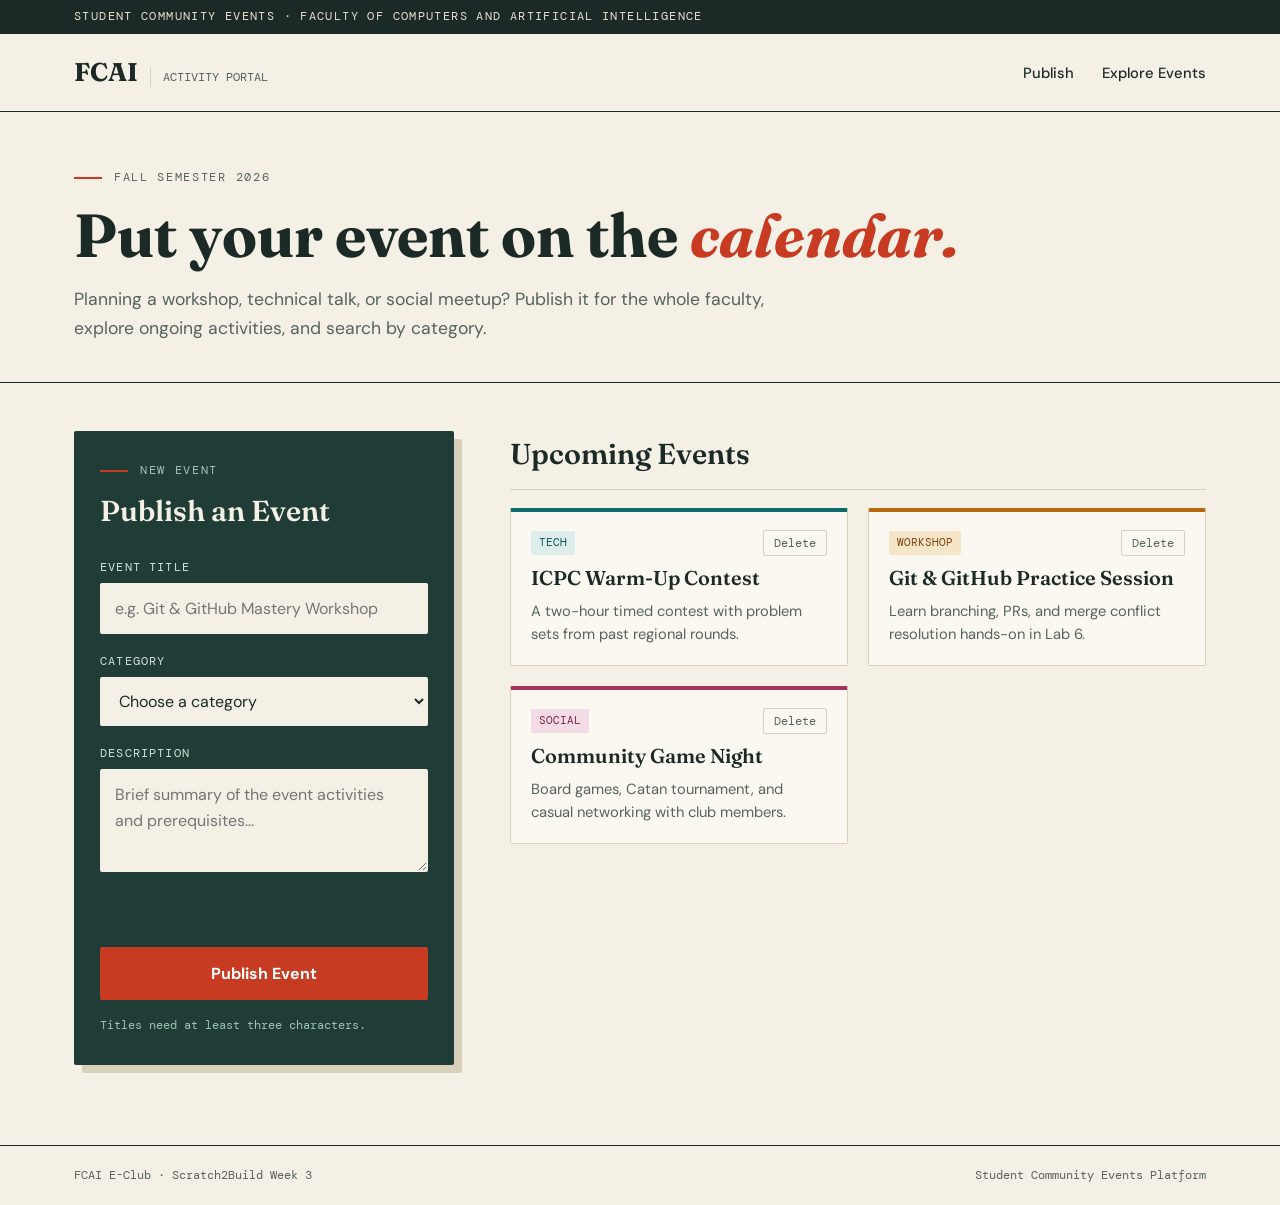
<file: block-1-core-lab/index.html>
<!doctype html>
<html lang="en">
  <head>
    <meta charset="UTF-8" />
    <meta name="viewport" content="width=device-width, initial-scale=1.0" />
    <title>FCAI Activity Portal · Community Events</title>

    <link rel="preconnect" href="https://fonts.googleapis.com" />
    <link rel="preconnect" href="https://fonts.gstatic.com" crossorigin />
    <link
      href="https://fonts.googleapis.com/css2?family=DM+Mono:wght@400;500&family=DM+Sans:wght@400;500;700&family=Fraunces:ital,opsz,wght@0,9..144,500;0,9..144,700;1,9..144,500&display=swap"
      rel="stylesheet"
    />

    <!-- CSS Stylesheets -->
    <link rel="stylesheet" href="styles.css" />
  </head>
  <body>
    <!-- Top Announcement Bar -->
    <div class="topbar">
      <p>
        Student Community Events &middot; Faculty of Computers and Artificial
        Intelligence
      </p>
    </div>

    <!-- Main Site Header -->
    <header class="site-header">
      <div class="header-inner wrap">
        <a class="brand" href="#">
          <span class="brand-name">FCAI</span>
          <span class="brand-sub">Activity Portal</span>
        </a>
        <nav class="site-nav" aria-label="Page Navigation">
          <ul>
            <li><a href="#submit">Publish</a></li>
            <li><a href="#events">Explore Events</a></li>
          </ul>
        </nav>
      </div>
    </header>

    <main id="main">
      <!-- Hero Section -->
      <section class="hero wrap">
        <div class="hero-copy">
          <p class="eyebrow">Fall Semester 2026</p>
          <h1>Put your event on the <em>calendar.</em></h1>
          <p class="lede">
            Planning a workshop, technical talk, or social meetup? Publish it
            for the whole faculty, explore ongoing activities, and search by
            category.
          </p>
        </div>
      </section>

      <div class="band">
        <div class="layout wrap">
          <!-- BLOCK 1: Dynamic Event Submission Form -->
          <section class="publish" id="submit" aria-labelledby="form-heading">
            <p class="eyebrow">New Event</p>
            <h2 id="form-heading">Publish an Event</h2>

            <form id="event-form" novalidate>
              <div class="field">
                <label for="title-input">Event Title</label>
                <input
                  id="title-input"
                  name="title"
                  type="text"
                  placeholder="e.g. Git & GitHub Mastery Workshop"
                  autocomplete="off"
                />
              </div>

              <div class="field">
                <label for="category-input">Category</label>
                <select id="category-input" name="category">
                  <option value="">Choose a category</option>
                  <option value="tech">Tech</option>
                  <option value="workshop">Workshop</option>
                  <option value="social">Social</option>
                </select>
              </div>

              <div class="field">
                <label for="desc-input">Description</label>
                <textarea
                  id="desc-input"
                  name="description"
                  rows="3"
                  placeholder="Brief summary of the event activities and prerequisites..."
                ></textarea>
              </div>

              <!-- Feedback Message Container -->
              <p id="form-message" class="form-message" aria-live="polite"></p>

              <button type="submit" id="btn-submit" class="btn-primary">
                Publish Event
              </button>
            </form>

            <p class="form-note">Titles need at least three characters.</p>
          </section>

          <section class="listing" id="events" aria-labelledby="events-heading">
            <div class="listing-head">
              <h2 id="events-heading">Upcoming Events</h2>
            </div>

            <!-- Events Grid Container -->
            <div id="events-container" class="events-grid">
              <!-- Default Event 1 -->
              <article class="event-card" data-category="tech">
                <div class="card-head">
                  <span class="badge">Tech</span>
                  <button
                    type="button"
                    class="delete-button"
                    aria-label="Delete ICPC Warm-Up Contest"
                  >
                    Delete
                  </button>
                </div>
                <h3 class="card-title">ICPC Warm-Up Contest</h3>
                <p class="card-desc">
                  A two-hour timed contest with problem sets from past regional
                  rounds.
                </p>
              </article>

              <!-- Default Event 2 -->
              <article class="event-card" data-category="workshop">
                <div class="card-head">
                  <span class="badge">Workshop</span>
                  <button
                    type="button"
                    class="delete-button"
                    aria-label="Delete Git & GitHub Practice Session"
                  >
                    Delete
                  </button>
                </div>
                <h3 class="card-title">Git & GitHub Practice Session</h3>
                <p class="card-desc">
                  Learn branching, PRs, and merge conflict resolution hands-on
                  in Lab 6.
                </p>
              </article>

              <!-- Default Event 3 -->
              <article class="event-card" data-category="social">
                <div class="card-head">
                  <span class="badge">Social</span>
                  <button
                    type="button"
                    class="delete-button"
                    aria-label="Delete Community Game Night"
                  >
                    Delete
                  </button>
                </div>
                <h3 class="card-title">Community Game Night</h3>
                <p class="card-desc">
                  Board games, Catan tournament, and casual networking with club
                  members.
                </p>
              </article>
            </div>
          </section>
        </div>
      </div>
    </main>

    <!-- Site Footer -->
    <footer class="site-footer">
      <div class="wrap">
        <p>FCAI E-Club &middot; Scratch2Build Week 3</p>
        <p>Student Community Events Platform</p>
      </div>
    </footer>

    <!-- JS Scripts -->
    <script src="task1.js"></script>
  </body>
</html>
</file>
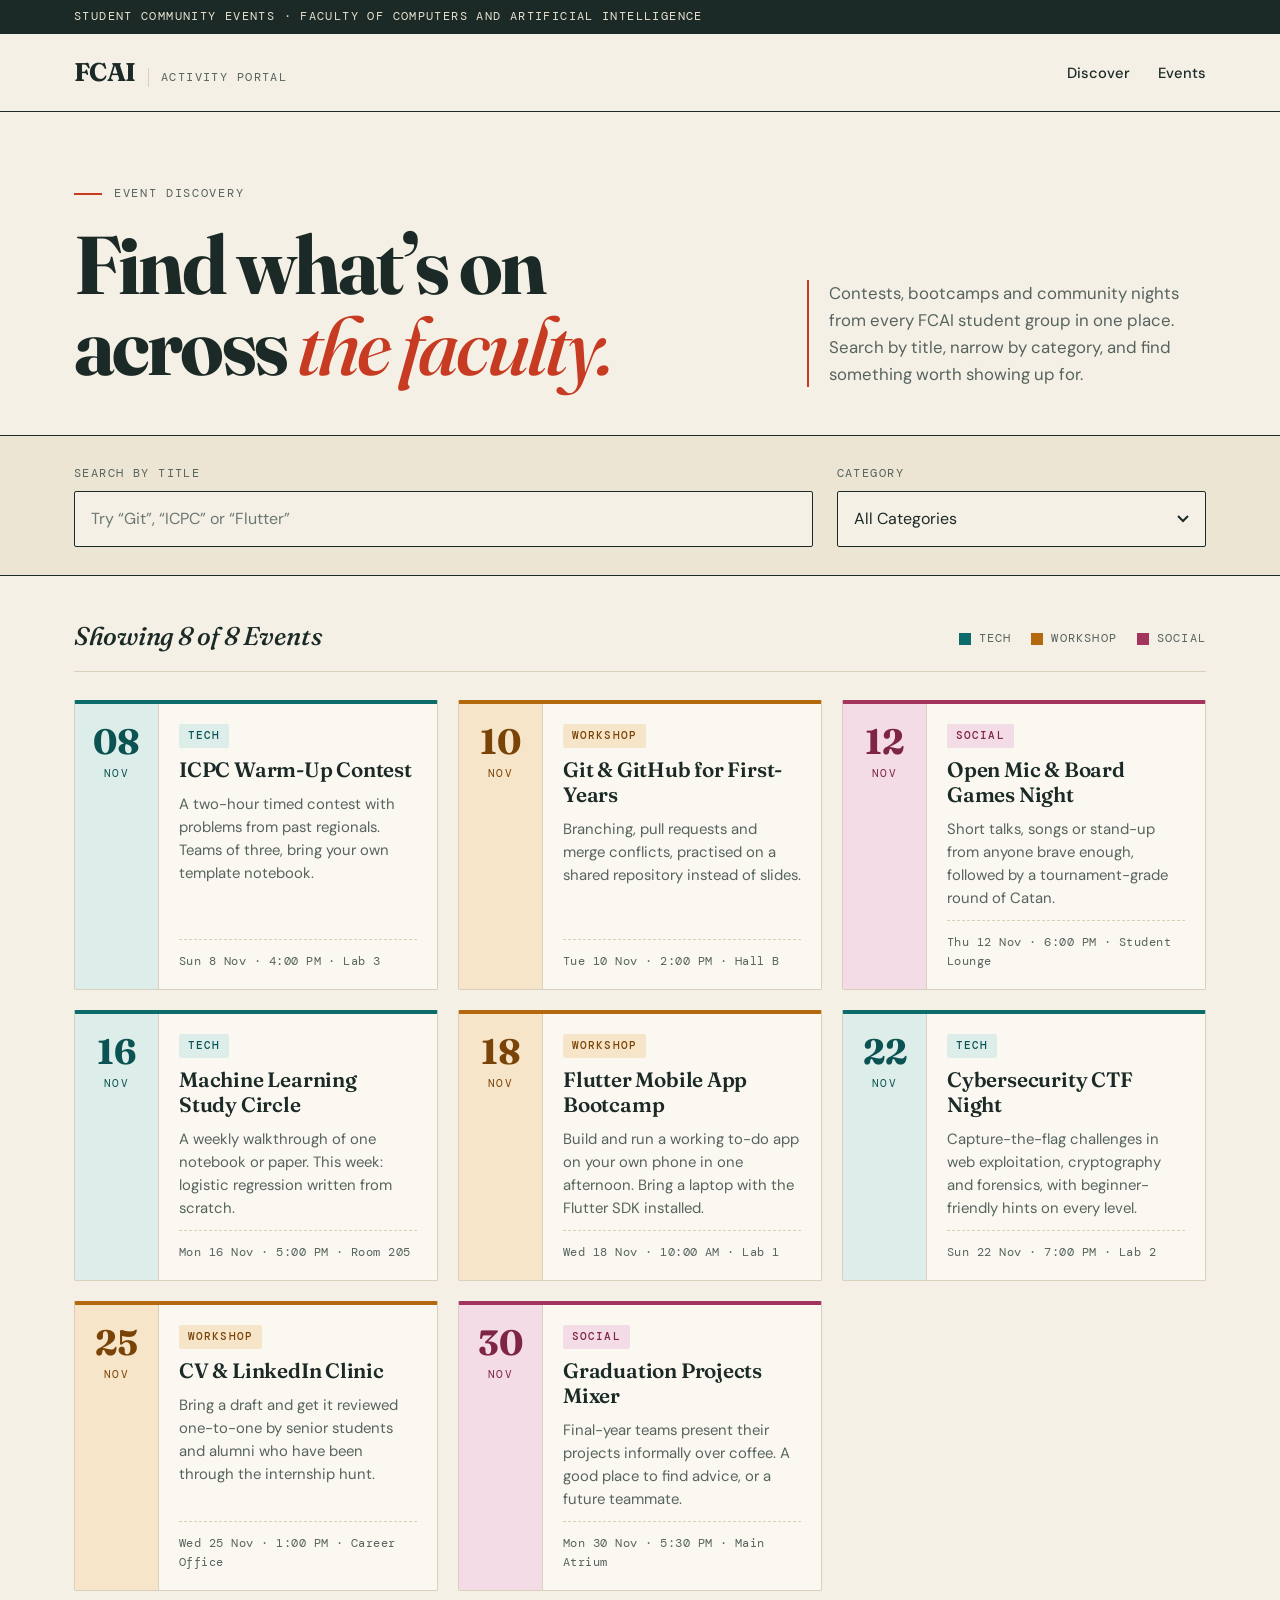
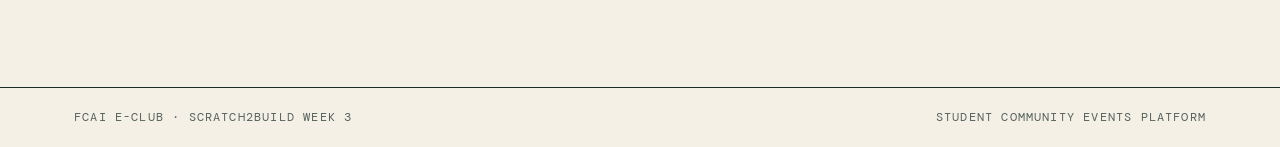
<file: block-2-extension/index.html>
<!doctype html>
<html lang="en">
  <head>
    <meta charset="utf-8" />
    <meta name="viewport" content="width=device-width, initial-scale=1" />
    <title>Discover Events · FCAI Activity Portal</title>

    <link rel="preconnect" href="https://fonts.googleapis.com" />
    <link rel="preconnect" href="https://fonts.gstatic.com" crossorigin />
    <link
      href="https://fonts.googleapis.com/css2?family=DM+Mono:wght@400;500&family=DM+Sans:wght@400;500;700&family=Fraunces:ital,opsz,wght@0,9..144,500;0,9..144,700;1,9..144,500&display=swap"
      rel="stylesheet"
    />

    <link rel="stylesheet" href="styles.css" />
  </head>
  <body>
    <a class="skip-link" href="#main">Skip to content</a>

    <div class="topbar">
      <p>
        Student Community Events &middot; Faculty of Computers and Artificial
        Intelligence
      </p>
    </div>

    <header class="site-header">
      <div class="header-inner wrap">
        <a class="brand" href="#">
          <span class="brand-name">FCAI</span>
          <span class="brand-sub">Activity Portal</span>
        </a>
        <nav class="site-nav" aria-label="Page sections">
          <ul>
            <li><a href="#discover">Discover</a></li>
            <li><a href="#results">Events</a></li>
          </ul>
        </nav>
      </div>
    </header>

    <main id="main">
      <section class="hero wrap" aria-labelledby="page-title">
        <div class="hero-copy">
          <p class="eyebrow">Event Discovery</p>
          <h1 id="page-title">
            Find what&rsquo;s on across <em>the faculty.</em>
          </h1>
        </div>
        <p class="lede">
          Contests, bootcamps and community nights from every FCAI student group
          in one place. Search by title, narrow by category, and find something
          worth showing up for.
        </p>
      </section>

      <section
        class="filters-band"
        id="discover"
        aria-label="Search and filter events"
      >
        <div class="wrap">
          <div class="filters">
            <div class="field field-search">
              <label for="search-input">Search by title</label>
              <input
                id="search-input"
                type="search"
                placeholder="Try &ldquo;Git&rdquo;, &ldquo;ICPC&rdquo; or &ldquo;Flutter&rdquo;"
                autocomplete="off"
              />
            </div>
            <div class="field field-category">
              <label for="category-select">Category</label>
              <select id="category-select">
                <option value="all">All Categories</option>
                <option value="tech">Tech</option>
                <option value="workshop">Workshop</option>
                <option value="social">Social</option>
              </select>
            </div>
          </div>
        </div>
      </section>

      <section
        class="results wrap"
        id="results"
        aria-labelledby="results-heading"
      >
        <h2 id="results-heading" class="visually-hidden">Event results</h2>

        <div class="results-head">
          <p id="active-counter" class="counter" aria-live="polite">
            Showing 8 of 8 Events
          </p>
          <ul class="key" aria-label="Category colours">
            <li>
              <span class="swatch swatch-tech" aria-hidden="true"></span>Tech
            </li>
            <li>
              <span class="swatch swatch-workshop" aria-hidden="true"></span
              >Workshop
            </li>
            <li>
              <span class="swatch swatch-social" aria-hidden="true"></span
              >Social
            </li>
          </ul>
        </div>

        <div class="events-grid" id="events-grid">
          <article class="event-card" data-category="tech">
            <div class="card-date" aria-hidden="true">
              <span class="day">08</span><span class="month">Nov</span>
            </div>
            <div class="card-body">
              <span class="badge">Tech</span>
              <h3 class="card-title">ICPC Warm-Up Contest</h3>
              <p class="card-desc">
                A two-hour timed contest with problems from past regionals.
                Teams of three, bring your own template notebook.
              </p>
              <p class="card-meta">Sun 8 Nov &middot; 4:00 PM &middot; Lab 3</p>
            </div>
          </article>

          <article class="event-card" data-category="workshop">
            <div class="card-date" aria-hidden="true">
              <span class="day">10</span><span class="month">Nov</span>
            </div>
            <div class="card-body">
              <span class="badge">Workshop</span>
              <h3 class="card-title">Git &amp; GitHub for First-Years</h3>
              <p class="card-desc">
                Branching, pull requests and merge conflicts, practised on a
                shared repository instead of slides.
              </p>
              <p class="card-meta">
                Tue 10 Nov &middot; 2:00 PM &middot; Hall B
              </p>
            </div>
          </article>

          <article class="event-card" data-category="social">
            <div class="card-date" aria-hidden="true">
              <span class="day">12</span><span class="month">Nov</span>
            </div>
            <div class="card-body">
              <span class="badge">Social</span>
              <h3 class="card-title">Open Mic &amp; Board Games Night</h3>
              <p class="card-desc">
                Short talks, songs or stand-up from anyone brave enough,
                followed by a tournament-grade round of Catan.
              </p>
              <p class="card-meta">
                Thu 12 Nov &middot; 6:00 PM &middot; Student Lounge
              </p>
            </div>
          </article>

          <article class="event-card" data-category="tech">
            <div class="card-date" aria-hidden="true">
              <span class="day">16</span><span class="month">Nov</span>
            </div>
            <div class="card-body">
              <span class="badge">Tech</span>
              <h3 class="card-title">Machine Learning Study Circle</h3>
              <p class="card-desc">
                A weekly walkthrough of one notebook or paper. This week:
                logistic regression written from scratch.
              </p>
              <p class="card-meta">
                Mon 16 Nov &middot; 5:00 PM &middot; Room 205
              </p>
            </div>
          </article>

          <article class="event-card" data-category="workshop">
            <div class="card-date" aria-hidden="true">
              <span class="day">18</span><span class="month">Nov</span>
            </div>
            <div class="card-body">
              <span class="badge">Workshop</span>
              <h3 class="card-title">Flutter Mobile App Bootcamp</h3>
              <p class="card-desc">
                Build and run a working to-do app on your own phone in one
                afternoon. Bring a laptop with the Flutter SDK installed.
              </p>
              <p class="card-meta">
                Wed 18 Nov &middot; 10:00 AM &middot; Lab 1
              </p>
            </div>
          </article>

          <article class="event-card" data-category="tech">
            <div class="card-date" aria-hidden="true">
              <span class="day">22</span><span class="month">Nov</span>
            </div>
            <div class="card-body">
              <span class="badge">Tech</span>
              <h3 class="card-title">Cybersecurity CTF Night</h3>
              <p class="card-desc">
                Capture-the-flag challenges in web exploitation, cryptography
                and forensics, with beginner-friendly hints on every level.
              </p>
              <p class="card-meta">
                Sun 22 Nov &middot; 7:00 PM &middot; Lab 2
              </p>
            </div>
          </article>

          <article class="event-card" data-category="workshop">
            <div class="card-date" aria-hidden="true">
              <span class="day">25</span><span class="month">Nov</span>
            </div>
            <div class="card-body">
              <span class="badge">Workshop</span>
              <h3 class="card-title">CV &amp; LinkedIn Clinic</h3>
              <p class="card-desc">
                Bring a draft and get it reviewed one-to-one by senior students
                and alumni who have been through the internship hunt.
              </p>
              <p class="card-meta">
                Wed 25 Nov &middot; 1:00 PM &middot; Career Office
              </p>
            </div>
          </article>

          <article class="event-card" data-category="social">
            <div class="card-date" aria-hidden="true">
              <span class="day">30</span><span class="month">Nov</span>
            </div>
            <div class="card-body">
              <span class="badge">Social</span>
              <h3 class="card-title">Graduation Projects Mixer</h3>
              <p class="card-desc">
                Final-year teams present their projects informally over coffee.
                A good place to find advice, or a future teammate.
              </p>
              <p class="card-meta">
                Mon 30 Nov &middot; 5:30 PM &middot; Main Atrium
              </p>
            </div>
          </article>
        </div>

        <div id="empty-state" class="empty-state" hidden>
          <span class="empty-mark" aria-hidden="true">0</span>
          <h3 class="empty-title">Nothing on the calendar for that search.</h3>
          <p>
            Try a shorter keyword, or switch the category back to All
            Categories.
          </p>
        </div>
      </section>
    </main>

    <footer class="site-footer">
      <div class="wrap">
        <p>FCAI E-Club &middot; Scratch2Build Week 3</p>
        <p>Student community events platform</p>
      </div>
    </footer>

    <script src="task2.js"></script>
  </body>
</html>
</file>
<file: block-1-core-lab/styles.css>
*,
*::before,
*::after {
  box-sizing: border-box;
}

:root {
  --paper: #f5f0e6;
  --paper-2: #ece5d4;
  --card: #fbf8f1;
  --ink: #1b2a26;
  --ink-soft: #56635e;
  --line: #d9d0bc;
  --forest: #1f3d36;
  --accent: #c63b21;
  --accent-dark: #a62f18;

  --tech: #0e6b6b;
  --workshop: #b4690e;
  --social: #a3345e;

  --font-display: "Fraunces", Georgia, serif;
  --font-body: "DM Sans", system-ui, -apple-system, sans-serif;
  --font-mono: "DM Mono", monospace;
}

html {
  scroll-behavior: smooth;
}

body {
  margin: 0;
  background: var(--paper);
  color: var(--ink);
  font-family: var(--font-body);
  font-size: 1rem;
  line-height: 1.6;
  -webkit-font-smoothing: antialiased;
}

h1,
h2,
h3,
p,
ul {
  margin: 0;
}

ul {
  padding: 0;
  list-style: none;
}

/* Global Hidden Attribute Support for task2.js */
[hidden] {
  display: none !important;
}

.sr-only {
  position: absolute;
  width: 1px;
  height: 1px;
  padding: 0;
  margin: -1px;
  overflow: hidden;
  clip: rect(0, 0, 0, 0);
  border: 0;
}

.wrap {
  max-width: 1180px;
  margin: 0 auto;
  padding-left: 24px;
  padding-right: 24px;
}

.eyebrow {
  font-family: var(--font-mono);
  font-size: 0.75rem;
  letter-spacing: 0.14em;
  text-transform: uppercase;
  color: var(--ink-soft);
}

.eyebrow::before {
  content: "";
  display: inline-block;
  width: 28px;
  height: 2px;
  margin-right: 12px;
  vertical-align: middle;
  background: var(--accent);
}

/* Topbar & Header */
.topbar {
  background: var(--ink);
  color: #e8e1d0;
  font-family: var(--font-mono);
  font-size: 0.72rem;
  letter-spacing: 0.12em;
  text-transform: uppercase;
}

.topbar p {
  max-width: 1180px;
  margin: 0 auto;
  padding: 8px 24px;
}

.site-header {
  border-bottom: 1px solid var(--ink);
}

.header-inner {
  display: flex;
  align-items: center;
  justify-content: space-between;
  gap: 24px;
  padding-top: 18px;
  padding-bottom: 18px;
}

.brand {
  display: flex;
  align-items: baseline;
  gap: 12px;
  color: inherit;
  text-decoration: none;
}

.brand-name {
  font-family: var(--font-display);
  font-size: 1.6rem;
  font-weight: 700;
}

.brand-sub {
  padding-left: 12px;
  border-left: 1px solid var(--line);
  font-family: var(--font-mono);
  font-size: 0.74rem;
  text-transform: uppercase;
  color: var(--ink-soft);
}

.site-nav ul {
  display: flex;
  gap: 28px;
}

.site-nav a {
  color: var(--ink);
  font-size: 0.92rem;
  font-weight: 500;
  text-decoration: none;
}

/* Hero */
.hero {
  padding-top: 56px;
  padding-bottom: 40px;
}

.hero h1 {
  margin: 16px 0 18px;
  font-family: var(--font-display);
  font-size: clamp(2.2rem, 5vw, 3.8rem);
  font-weight: 700;
  line-height: 1.05;
}

.hero h1 em {
  font-style: italic;
  color: var(--accent);
}

.lede {
  max-width: 58ch;
  font-size: 1.1rem;
  color: var(--ink-soft);
}

/* Main Layout */
.band {
  border-top: 1px solid var(--ink);
}

.layout {
  display: grid;
  grid-template-columns: minmax(0, 380px) minmax(0, 1fr);
  gap: 56px;
  align-items: start;
  padding-top: 48px;
  padding-bottom: 80px;
}

/* Publish Form (Block 1) */
.publish {
  position: sticky;
  top: 24px;
  padding: 30px 26px;
  background: var(--forest);
  color: var(--paper);
  border-radius: 2px;
  box-shadow: 8px 8px 0 var(--line);
}

.publish .eyebrow {
  color: #9fc2b6;
}

.publish h2 {
  margin: 8px 0 24px;
  font-family: var(--font-display);
  font-size: 1.8rem;
  font-weight: 600;
}

.field {
  display: grid;
  gap: 6px;
  margin-bottom: 18px;
}

.field label {
  font-family: var(--font-mono);
  font-size: 0.74rem;
  letter-spacing: 0.1em;
  text-transform: uppercase;
  color: #cfe0d8;
}

.field input,
.field select,
.field textarea {
  width: 100%;
  padding: 12px 14px;
  font: inherit;
  color: var(--ink);
  background-color: var(--paper);
  border: 1px solid transparent;
  border-radius: 2px;
}

.field textarea {
  resize: vertical;
}

/* Validation Message Styling for task1.js */
.form-message {
  min-height: 2.8rem;
  margin: -4px 0 16px;
  font-size: 0.9rem;
  line-height: 1.4;
  color: #ffc7b8;
}

.form-message:not(:empty) {
  padding: 10px 12px;
  border-left: 3px solid #ff8e72;
  background: rgba(0, 0, 0, 0.2);
}

.form-message.is-success {
  color: #c5ecd3;
  border-left-color: #7bd39c;
}

.btn-primary {
  width: 100%;
  padding: 14px;
  font: inherit;
  font-weight: 700;
  color: #fff;
  background: var(--accent);
  border: 0;
  border-radius: 2px;
  cursor: pointer;
  transition: background-color 0.15s ease;
}

.btn-primary:hover {
  background: var(--accent-dark);
}

.form-note {
  margin-top: 16px;
  font-family: var(--font-mono);
  font-size: 0.74rem;
  color: #9fc2b6;
}

/* Listing Header & Toolbar (Block 2) */
.listing-head {
  display: flex;
  align-items: baseline;
  justify-content: space-between;
  gap: 16px;
  margin-bottom: 18px;
  padding-bottom: 12px;
  border-bottom: 1px solid var(--line);
}

.listing-head h2 {
  font-family: var(--font-display);
  font-size: 1.8rem;
  font-weight: 600;
}

.active-counter {
  font-family: var(--font-mono);
  font-size: 0.74rem;
  letter-spacing: 0.08em;
  text-transform: uppercase;
  color: var(--ink-soft);
}

.filter-toolbar {
  display: grid;
  grid-template-columns: minmax(0, 1fr) 180px;
  gap: 16px;
  margin-bottom: 24px;
}

.filter-toolbar .field {
  margin-bottom: 0;
}

.filter-toolbar input,
.filter-toolbar select {
  border: 1px solid var(--line);
}

/* Empty State */
.empty-state {
  padding: 40px 24px;
  text-align: center;
  border: 1px dashed var(--line);
  background: var(--card);
  margin-bottom: 24px;
}

.empty-title {
  font-family: var(--font-display);
  font-size: 1.3rem;
  font-weight: 600;
  margin-bottom: 6px;
}

.empty-desc {
  font-size: 0.92rem;
  color: var(--ink-soft);
}

/* Event Cards Grid */
.events-grid {
  display: grid;
  grid-template-columns: repeat(auto-fill, minmax(min(100%, 250px), 1fr));
  gap: 20px;
}

.event-card {
  --c: var(--ink);
  --c-bg: var(--paper-2);
  --c-ink: var(--ink);

  display: flex;
  flex-direction: column;
  gap: 10px;
  padding: 18px 20px;
  background: var(--card);
  border: 1px solid var(--line);
  border-top: 4px solid var(--c);
  border-radius: 2px;
}

/* Dynamic Category Styling */
.event-card[data-category="tech"] {
  --c: var(--tech);
  --c-bg: #dcedea;
  --c-ink: #0b5252;
}

.event-card[data-category="workshop"] {
  --c: var(--workshop);
  --c-bg: #f6e5c8;
  --c-ink: #7a4308;
}

.event-card[data-category="social"] {
  --c: var(--social);
  --c-bg: #f3dce5;
  --c-ink: #7e2447;
}

.card-head {
  display: flex;
  align-items: center;
  justify-content: space-between;
  gap: 12px;
}

.badge {
  display: inline-block;
  padding: 3px 8px;
  font-family: var(--font-mono);
  font-size: 0.7rem;
  text-transform: uppercase;
  color: var(--c-ink);
  background: var(--c-bg);
  border-radius: 2px;
}

.card-title {
  font-family: var(--font-display);
  font-size: 1.25rem;
  font-weight: 600;
  line-height: 1.2;
}

.card-desc {
  font-size: 0.92rem;
  color: var(--ink-soft);
}

.delete-button {
  padding: 4px 10px;
  font-family: var(--font-mono);
  font-size: 0.74rem;
  color: var(--ink-soft);
  background: none;
  border: 1px solid var(--line);
  border-radius: 2px;
  cursor: pointer;
  transition: all 0.15s ease;
}

.delete-button:hover {
  color: #fff;
  background: var(--accent);
  border-color: var(--accent);
}

/* Footer */
.site-footer {
  border-top: 1px solid var(--ink);
}

.site-footer .wrap {
  display: flex;
  justify-content: space-between;
  padding-top: 20px;
  padding-bottom: 20px;
  font-family: var(--font-mono);
  font-size: 0.74rem;
  color: var(--ink-soft);
}

/* Responsive Breakpoints */
@media (max-width: 860px) {
  .layout {
    grid-template-columns: minmax(0, 1fr);
  }

  .publish {
    position: static;
  }

  .filter-toolbar {
    grid-template-columns: minmax(0, 1fr);
  }
}
</file>
<file: block-2-extension/styles.css>
*,
*::before,
*::after {
  box-sizing: border-box;
}

:root {
  --paper: #f5f0e6;
  --paper-2: #ece5d4;
  --card: #fbf8f1;
  --ink: #1b2a26;
  --ink-soft: #56635e;
  --line: #d9d0bc;
  --forest: #1f3d36;
  --accent: #c63b21;
  --accent-dark: #a62f18;

  --tech: #0e6b6b;
  --workshop: #b4690e;
  --social: #a3345e;

  --font-display: "Fraunces", Georgia, "Times New Roman", serif;
  --font-body: "DM Sans", system-ui, -apple-system, "Segoe UI", sans-serif;
  --font-mono: "DM Mono", ui-monospace, "SFMono-Regular", Menlo, monospace;
}

html {
  scroll-behavior: smooth;
}

body {
  margin: 0;
  background: var(--paper);
  color: var(--ink);
  font-family: var(--font-body);
  font-size: 1rem;
  line-height: 1.6;
  -webkit-font-smoothing: antialiased;
}

h1, h2, h3, p, ul {
  margin: 0;
}

ul {
  padding: 0;
  list-style: none;
}

[hidden] {
  display: none !important;
}

:focus-visible {
  outline: 3px solid var(--accent);
  outline-offset: 3px;
}

.wrap {
  max-width: 1180px;
  margin: 0 auto;
  padding-left: 24px;
  padding-right: 24px;
}

.visually-hidden {
  position: absolute;
  width: 1px;
  height: 1px;
  margin: -1px;
  padding: 0;
  overflow: hidden;
  clip: rect(0, 0, 0, 0);
  white-space: nowrap;
  border: 0;
}

.skip-link {
  position: absolute;
  left: 16px;
  top: -56px;
  z-index: 20;
  padding: 8px 14px;
  background: var(--ink);
  color: var(--paper);
}

.skip-link:focus {
  top: 12px;
}

.eyebrow {
  font-family: var(--font-mono);
  font-size: 0.75rem;
  letter-spacing: 0.14em;
  text-transform: uppercase;
  color: var(--ink-soft);
}

.eyebrow::before {
  content: "";
  display: inline-block;
  width: 28px;
  height: 2px;
  margin-right: 12px;
  vertical-align: middle;
  background: var(--accent);
}


/* ---------- Header ---------- */

.topbar {
  background: var(--ink);
  color: #e8e1d0;
  font-family: var(--font-mono);
  font-size: 0.72rem;
  letter-spacing: 0.12em;
  text-transform: uppercase;
}

.topbar p {
  max-width: 1180px;
  margin: 0 auto;
  padding: 8px 24px;
}

.site-header {
  border-bottom: 1px solid var(--ink);
}

.header-inner {
  display: flex;
  align-items: center;
  justify-content: space-between;
  gap: 24px;
  padding-top: 18px;
  padding-bottom: 18px;
}

.brand {
  display: flex;
  align-items: baseline;
  gap: 12px;
  color: inherit;
  text-decoration: none;
}

.brand-name {
  font-family: var(--font-display);
  font-size: 1.6rem;
  font-weight: 700;
  letter-spacing: -0.02em;
}

.brand-sub {
  padding-left: 12px;
  border-left: 1px solid var(--line);
  font-family: var(--font-mono);
  font-size: 0.74rem;
  letter-spacing: 0.12em;
  text-transform: uppercase;
  color: var(--ink-soft);
}

.site-nav ul {
  display: flex;
  gap: 28px;
}

.site-nav a {
  padding: 6px 0;
  color: var(--ink);
  font-size: 0.92rem;
  font-weight: 500;
  text-decoration: none;
  background: linear-gradient(var(--accent), var(--accent)) 0 100% / 0 2px no-repeat;
  transition: background-size 0.25s ease;
}

.site-nav a:hover {
  background-size: 100% 2px;
}


/* ---------- Hero ---------- */

.hero {
  display: grid;
  grid-template-columns: minmax(0, 1.7fr) minmax(0, 1fr);
  gap: 56px;
  align-items: end;
  padding-top: 72px;
  padding-bottom: 48px;
}

.hero h1 {
  margin-top: 20px;
  font-family: var(--font-display);
  font-size: clamp(2.6rem, 6.4vw, 5.2rem);
  font-weight: 700;
  line-height: 1;
  letter-spacing: -0.035em;
}

.hero h1 em {
  font-style: italic;
  font-weight: 500;
  color: var(--accent);
}

.lede {
  max-width: 44ch;
  padding-left: 20px;
  border-left: 2px solid var(--accent);
  font-size: 1.05rem;
  color: var(--ink-soft);
}


/* ---------- Search and filters ---------- */

.filters-band {
  padding: 28px 0;
  background: var(--paper-2);
  border-top: 1px solid var(--ink);
  border-bottom: 1px solid var(--ink);
}

.filters {
  display: grid;
  grid-template-columns: minmax(0, 2fr) minmax(0, 1fr);
  gap: 24px;
}

.field {
  display: grid;
  gap: 8px;
}

.field label {
  font-family: var(--font-mono);
  font-size: 0.74rem;
  letter-spacing: 0.12em;
  text-transform: uppercase;
  color: var(--ink-soft);
}

.field input,
.field select {
  width: 100%;
  padding: 14px 16px;
  font: inherit;
  color: var(--ink);
  background-color: var(--paper);
  border: 1px solid var(--ink);
  border-radius: 2px;
  transition: box-shadow 0.15s ease;
}

.field input::placeholder {
  color: #6b7873;
}

.field input:hover,
.field select:hover,
.field input:focus,
.field select:focus {
  box-shadow: 4px 4px 0 var(--accent);
}

.field select {
  appearance: none;
  padding-right: 44px;
  background-image: url("data:image/svg+xml,%3Csvg xmlns='http://www.w3.org/2000/svg' width='12' height='8' viewBox='0 0 12 8'%3E%3Cpath d='M1 1l5 5 5-5' fill='none' stroke='%231B2A26' stroke-width='2'/%3E%3C/svg%3E");
  background-repeat: no-repeat;
  background-position: right 16px center;
  cursor: pointer;
}


/* ---------- Results ---------- */

.results {
  padding-top: 40px;
  padding-bottom: 96px;
}

.results-head {
  display: flex;
  align-items: baseline;
  justify-content: space-between;
  gap: 16px 32px;
  flex-wrap: wrap;
  margin-bottom: 28px;
  padding-bottom: 14px;
  border-bottom: 1px solid var(--line);
}

.counter {
  font-family: var(--font-display);
  font-size: 1.6rem;
  font-style: italic;
  font-weight: 500;
  letter-spacing: -0.01em;
}

.key {
  display: flex;
  gap: 20px;
  flex-wrap: wrap;
  font-family: var(--font-mono);
  font-size: 0.74rem;
  letter-spacing: 0.1em;
  text-transform: uppercase;
  color: var(--ink-soft);
}

.key li {
  display: flex;
  align-items: center;
  gap: 8px;
}

.swatch {
  width: 12px;
  height: 12px;
}

.swatch-tech { background: var(--tech); }
.swatch-workshop { background: var(--workshop); }
.swatch-social { background: var(--social); }

.events-grid {
  display: grid;
  grid-template-columns: repeat(auto-fill, minmax(min(100%, 330px), 1fr));
  gap: 20px;
}


/* ---------- Event cards ---------- */

.event-card {
  --c: var(--ink);
  --c-bg: var(--paper-2);
  --c-ink: var(--ink);

  display: grid;
  grid-template-columns: 84px minmax(0, 1fr);
  background: var(--card);
  border: 1px solid var(--line);
  border-top: 4px solid var(--c);
  border-radius: 2px;
  transition: transform 0.2s ease, box-shadow 0.2s ease;
}

.event-card[data-category="tech"] {
  --c: var(--tech);
  --c-bg: #dcedea;
  --c-ink: #0b5252;
}

.event-card[data-category="workshop"] {
  --c: var(--workshop);
  --c-bg: #f6e5c8;
  --c-ink: #7a4308;
}

.event-card[data-category="social"] {
  --c: var(--social);
  --c-bg: #f3dce5;
  --c-ink: #7e2447;
}

.event-card:hover {
  transform: translateY(-3px);
  box-shadow: 5px 5px 0 var(--c);
}

.card-date {
  display: flex;
  flex-direction: column;
  align-items: center;
  padding: 20px 0;
  color: var(--c-ink);
  background: var(--c-bg);
  border-right: 1px solid var(--line);
}

.card-date .day {
  font-family: var(--font-display);
  font-size: 2.2rem;
  font-weight: 700;
  line-height: 1;
}

.card-date .month {
  margin-top: 6px;
  font-family: var(--font-mono);
  font-size: 0.7rem;
  letter-spacing: 0.14em;
  text-transform: uppercase;
}

.card-body {
  display: flex;
  flex-direction: column;
  align-items: flex-start;
  gap: 10px;
  min-width: 0;
  padding: 20px 20px 18px;
}

.badge {
  display: inline-block;
  padding: 3px 9px;
  font-family: var(--font-mono);
  font-size: 0.7rem;
  font-weight: 500;
  letter-spacing: 0.1em;
  text-transform: uppercase;
  color: var(--c-ink);
  background: var(--c-bg);
  border-radius: 2px;
}

.card-title {
  font-family: var(--font-display);
  font-size: 1.3rem;
  font-weight: 600;
  line-height: 1.2;
  letter-spacing: -0.01em;
  overflow-wrap: anywhere;
}

.card-desc {
  font-size: 0.93rem;
  line-height: 1.55;
  color: var(--ink-soft);
}

.card-meta {
  width: 100%;
  margin-top: auto;
  padding-top: 12px;
  border-top: 1px dashed var(--line);
  font-family: var(--font-mono);
  font-size: 0.74rem;
  letter-spacing: 0.04em;
  color: var(--ink-soft);
}


/* ---------- Empty state ---------- */

.empty-state {
  display: grid;
  justify-items: center;
  gap: 10px;
  padding: 72px 24px;
  text-align: center;
  background: var(--card);
  border: 1px dashed var(--ink-soft);
  border-radius: 2px;
}

.empty-mark {
  font-family: var(--font-display);
  font-size: 5.5rem;
  font-style: italic;
  font-weight: 500;
  line-height: 1;
  color: var(--accent);
}

.empty-title {
  font-family: var(--font-display);
  font-size: 1.6rem;
  font-weight: 600;
  line-height: 1.2;
  letter-spacing: -0.01em;
}

.empty-state p {
  max-width: 42ch;
  color: var(--ink-soft);
}


/* ---------- Footer ---------- */

.site-footer {
  border-top: 1px solid var(--ink);
}

.site-footer .wrap {
  display: flex;
  justify-content: space-between;
  gap: 16px;
  flex-wrap: wrap;
  padding-top: 20px;
  padding-bottom: 20px;
  font-family: var(--font-mono);
  font-size: 0.74rem;
  letter-spacing: 0.1em;
  text-transform: uppercase;
  color: var(--ink-soft);
}


/* ---------- Responsive ---------- */

@media (max-width: 860px) {
  .hero {
    grid-template-columns: minmax(0, 1fr);
    gap: 28px;
    padding-top: 48px;
  }

  .filters {
    grid-template-columns: minmax(0, 1fr);
    gap: 18px;
  }
}

@media (max-width: 560px) {
  .wrap,
  .topbar p {
    padding-left: 16px;
    padding-right: 16px;
  }

  .topbar p {
    font-size: 0.66rem;
  }

  .brand-sub {
    display: none;
  }

  .card-date {
    padding-top: 16px;
  }

  .event-card {
    grid-template-columns: 72px minmax(0, 1fr);
  }

  .card-body {
    padding: 16px 16px 16px;
  }

  .empty-state {
    padding: 56px 16px;
  }
}

@media (prefers-reduced-motion: reduce) {
  html {
    scroll-behavior: auto;
  }

  *,
  *::before,
  *::after {
    transition: none !important;
  }
}
</file>
